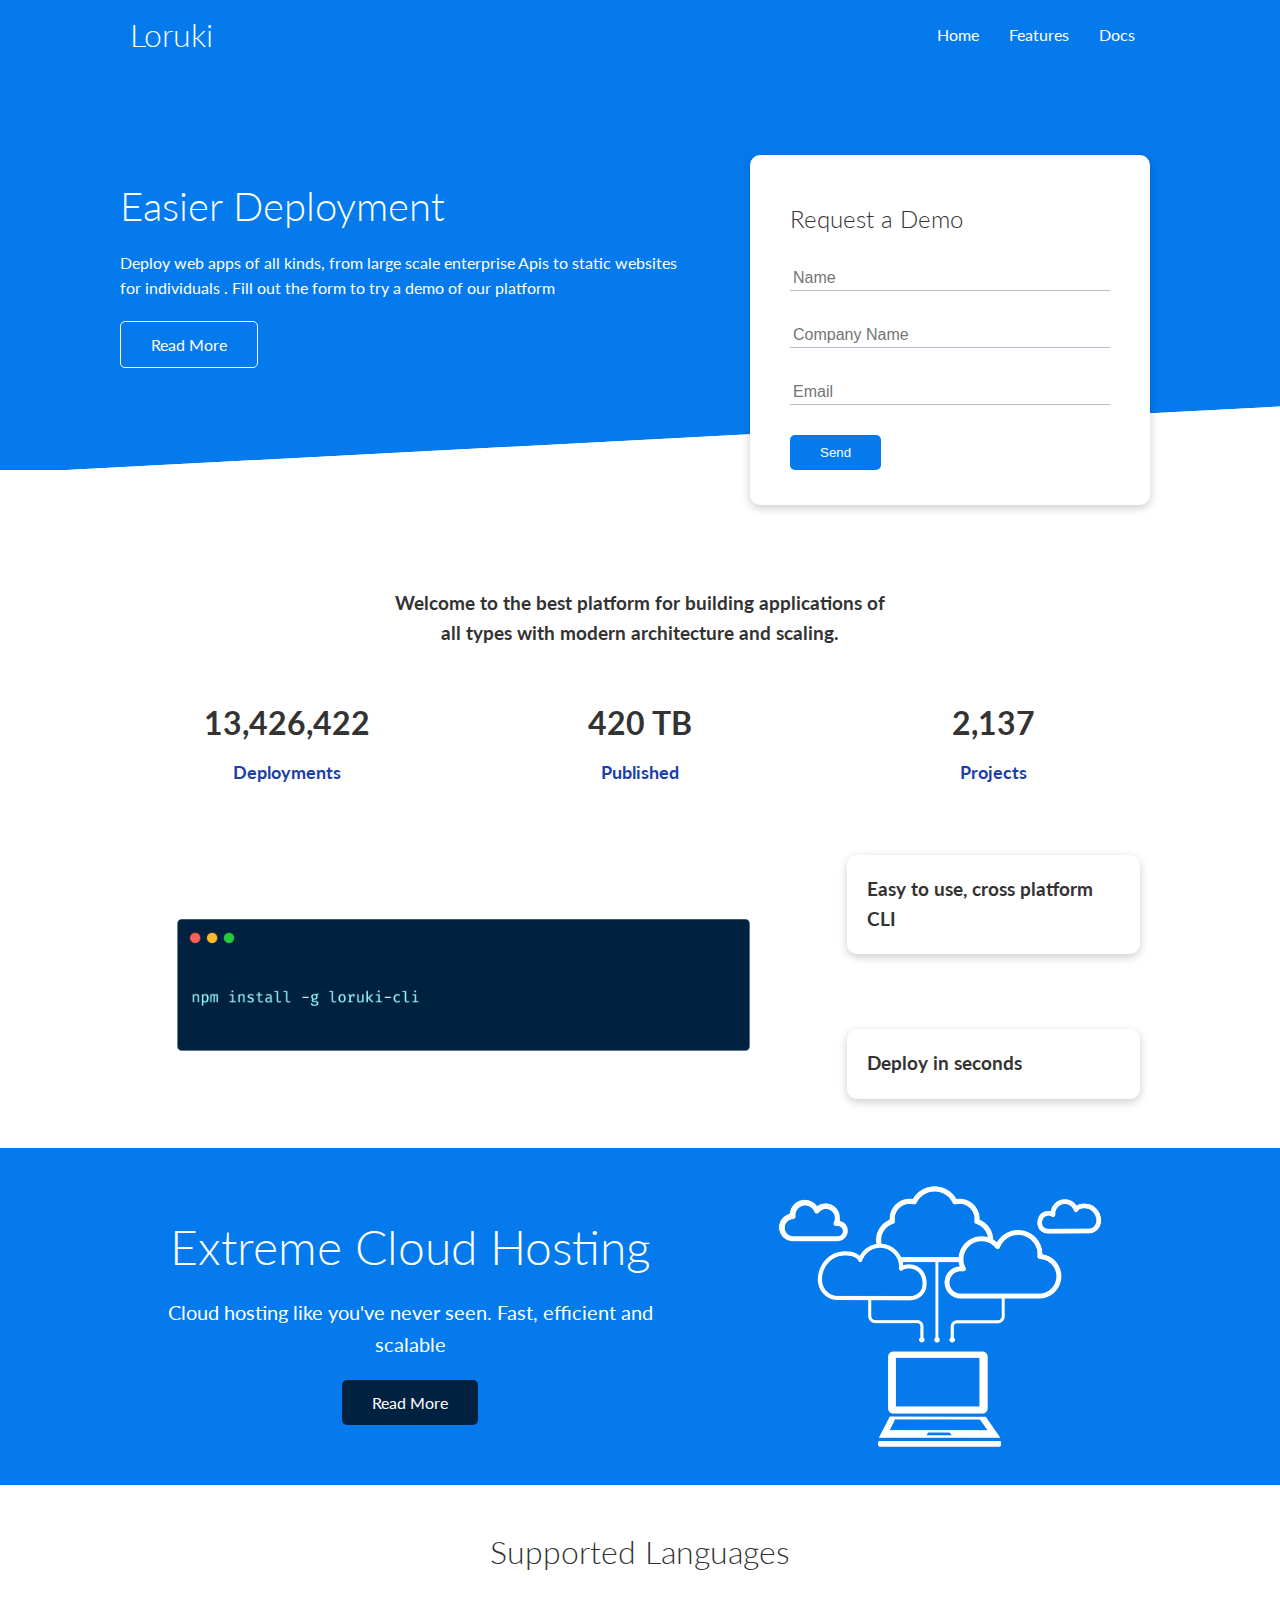
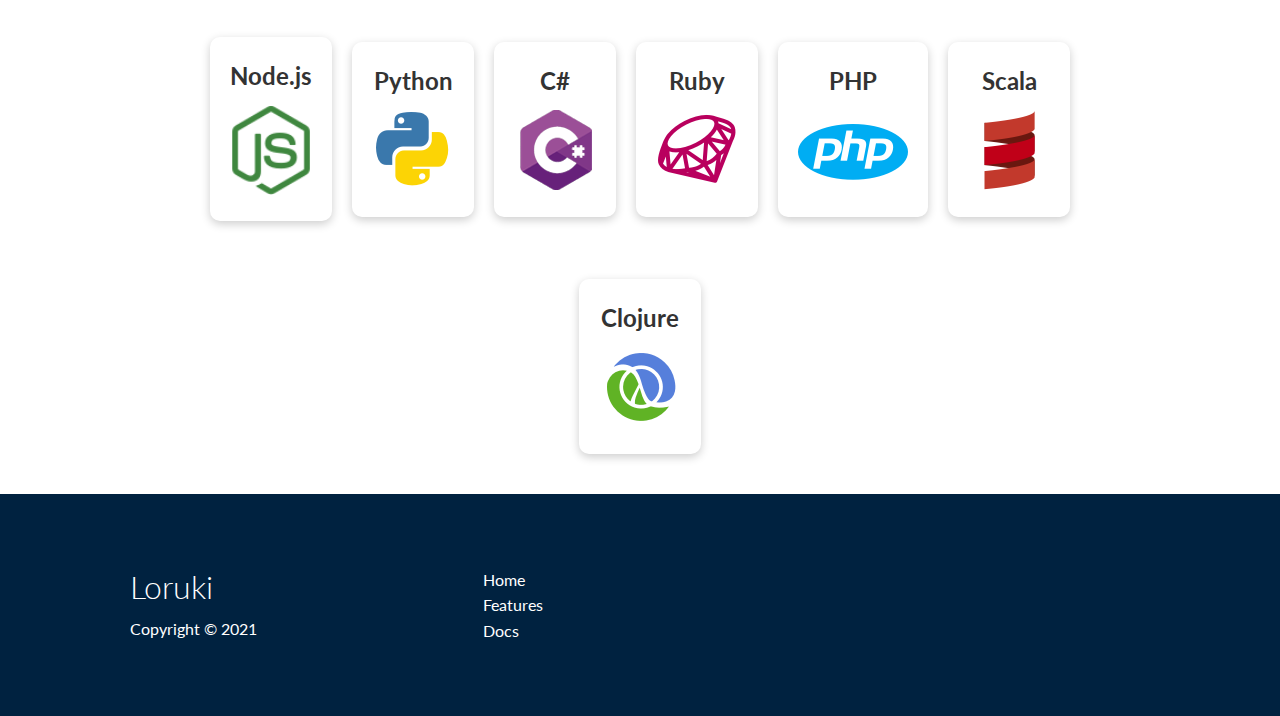
<file: index.html>
<!DOCTYPE html>
<html lang="en">
<head>
    <meta charset="UTF-8">
    <meta http-equiv="X-UA-Compatible" content="IE=edge">
	   <meta name="viewport" content="width=device-width, initial-scale=1.0">
 
    <link rel="stylesheet" href="https://cdnjs.cloudflare.com/ajax/libs/font-awesome/5.15.3/css/all.min.css"
        integrity="sha512-iBBXm8fW90+nuLcSKlbmrPcLa0OT92xO1BIsZ+ywDWZCvqsWgccV3gFoRBv0z+8dLJgyAHIhR35VZc2oM/gI1w=="
        crossorigin="anonymous" />
    <link rel="stylesheet" href="style.css">
    <title>Loruki</title>
</head>
<body>
    
    <!--nav-->
    <div class="navbar">
        <div class="container flex">
             <h1 class="logo">Loruki</h1>
             <nav>
                 <ul>
                    <li><a href="index.html">Home</a></li>
                    <li><a href="features.html">Features</a></li>
                    <li><a href="docs.html">Docs</a></li>
                 </ul>
             </nav>
        </div>
    </div>


    <!--showcase-->
    <section class="showcase">
        <div class="container grid">
            <div class="showcase-text">
                <h1>Easier Deployment</h1>
                <p>Deploy web apps of all kinds, from large scale enterprise

                    Apis to static websites for individuals
                    . Fill out the form to try a demo of our platform</p>
                    <a class="btn btn-outline" href="features.html">Read More</a>
            </div>

            <div class="showcase-form card">
                <h2>Request a Demo</h2>
                <form>
                    <div class="form-control">
                        <input required type="text" name="name" placeholder="Name">
                    </div>
                    <div class="form-control">
                        <input required type="text" name="company" placeholder="Company Name">
                    </div>
                    <div class="form-control">
                        <input required type="email" name="email" placeholder="Email">
                    </div>
                    <input type="submit" value="Send" class="btn btn-primary">
                </form>
            </div>
        </div>
    </section>


    <!--stats-->

    <section class="stats">
        <div class="container">
            <h3 style="margin-top: 1em;margin-bottom: 1em" class="stats-heading text-center">
                Welcome to the best platform for building applications of all
                types with modern architecture and scaling.
            </h3>
            <div class="grid grid-3 text-center my-4">
                <div>
                    <i class="fas fa-server fa-3x"></i>
                    <h3>13,426,422</h3>
                    <p class="text-secondary">Deployments</p>
                </div>
                <div>
                    <i class="fas fa-upload fa-3x"></i>
                    <h3>420 TB</h3>
                    <p class="text-secondary">Published</p>
                </div>
                <div>
                    <i class="fas fa-project-diagram fa-3x"></i>
                    <h3>2,137</h3>
                    <p class="text-secondary">Projects</p>
                </div>
            </div>
        </div>
    </section>


    <!--cli-->

    <section class="cli">
        <div class="container grid">
            <img src="images/cli.png" alt="cli">
            <div class="card">
                <h3>Easy to use, cross platform CLI</h3>
            </div>
            <div class="card">
                <h3>Deploy in seconds</h3>
            </div>

        </div>
    </section>


    <!--cloud-->


    <section class="cloud bg-primary my-2 py-2">
        <div class="container grid">
            <div class="text-center">
                <h2 class="lg">Extreme Cloud Hosting</h2>
                <p class="lead my-1">Cloud hosting like you've never seen. Fast, efficient and scalable</p>
                <a href="features.html" class="btn btn-dark">Read More</a>
            </div>
            <img src="images/cloud.png" alt="cloud">
        </div>
    </section>

    <!--lang-->

    <section class="languages">
        <h2 class="md text-center my-2">
            Supported Languages
        </h2>
        <div class="container flex">
            <div class="card">
                <h4>Node.js</h4>
                <img src="images/logos/node.png">
            </div>
            <div class="card">
                <h4>Python</h4>
                <img src="images/logos/python.png">
            </div>
            <div class="card">
                <h4>C#</h4>
                <img src="images/logos/csharp.png">
            </div>
            <div class="card">
                <h4>Ruby</h4>
                <img src="images/logos/ruby.png">
            </div>
            <div class="card">
                <h4>PHP</h4>
                <img src="images/logos/php.png">
            </div>
            <div class="card">
                <h4>Scala</h4>
                <img src="images/logos/scala.png">
            </div>
            <div class="card">
                <h4>Clojure</h4>
                <img src="images/logos/clojure.png">
            </div>
        </div>
    </section>
    
    <!--footer-->

    <footer class="footer bg-dark py-5">
        <div class="container grid grid-3">
            <div>
                <h1>Loruki</h1>
                <p>Copyright &copy; 2021</p>
            </div>
            <nav>
                <ul>
                    <li><a href="index.html">Home</a></li>
                    <li><a href="features.html">Features</a></li>
                    <li><a href="docs.html">Docs</a></li>
                </ul>
            </nav>
            <div class="social">
                <a href="#"><i class="fab fa-github fa-2x"></i></a>
                <a href="#"><i class="fab fa-facebook fa-2x"></i></a>
                <a href="#"><i class="fab fa-instagram fa-2x"></i></a>
                <a href="#"><i class="fab fa-twitter fa-2x"></i></a>
            </div>
        </div>
    </footer>
    
</body>
</html>
</file>
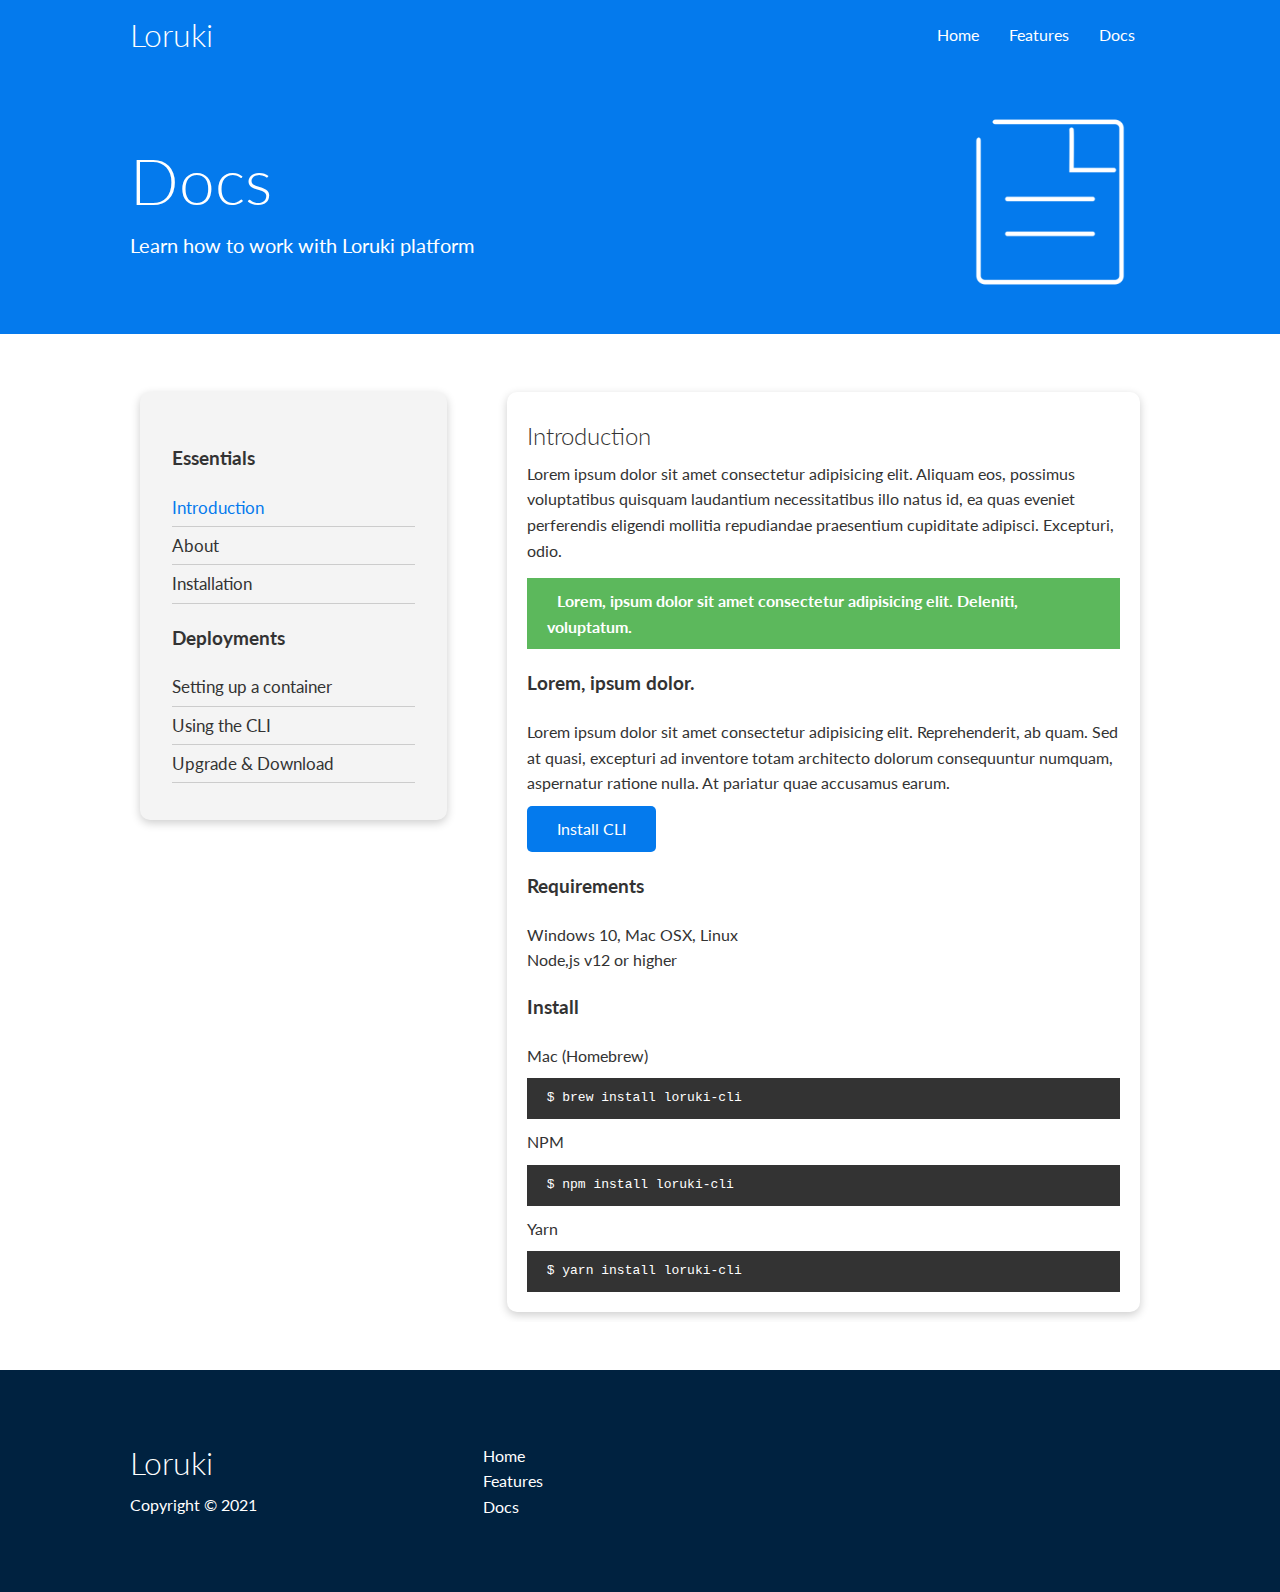
<file: docs.html>
<!DOCTYPE html>
<html lang="en">

<head>
    <meta charset="UTF-8">
    <meta http-equiv="X-UA-Compatible" content="IE=edge">

    <link rel="stylesheet" href="https://cdnjs.cloudflare.com/ajax/libs/font-awesome/5.15.3/css/all.min.css"
        integrity="sha512-iBBXm8fW90+nuLcSKlbmrPcLa0OT92xO1BIsZ+ywDWZCvqsWgccV3gFoRBv0z+8dLJgyAHIhR35VZc2oM/gI1w=="
        crossorigin="anonymous" />
    <link rel="stylesheet" href="style.css">
    <title>Loruki</title>
</head>

<body>

    <!--nav-->
    <div class="navbar">
        <div class="container flex">
            <h1 class="logo">Loruki</h1>
            <nav>
                <ul>
                    <li><a href="index.html">Home</a></li>
                    <li><a href="features.html">Features</a></li>
                    <li><a href="docs.html">Docs</a></li>
                </ul>
            </nav>
        </div>
    </div>

    <!--head-->

    <section class="docs-head bg-primary py-3">
        <div class="container grid">
            <div>
                <h1 class="xl">Docs</h1>
                <p class="lead">
                  Learn how to work with Loruki platform
                </p>
            </div>

            <img src="images/docs.png" alt="">
        </div>
    </section>


    <!--docs main-->
    
    <section class="docs-main my-4">
        <div class="container grid">
            <div class="xdd bg-light card p-3">
                <h3 class="my-2">Essentials</h3>
                <nav>
                    <ul>
                        <li><a class="text-primary" href="#">Introduction</a></li>
                        <li><a href="#">About</a></li>
                        <li><a href="#">Installation</a></li>
                    </ul>
                </nav>
                <h3 class="my-2">Deployments</h3>
                <nav>
                    <ul>
                        <li><a href="#">Setting up a container</a></li>
                        <li><a href="#">Using the CLI</a></li>
                        <li><a href="#">Upgrade & Download</a></li>
                    </ul>
                </nav>
            </div>
            <div class="card">
                <h2>Introduction</h2>
                <p>Lorem ipsum dolor sit amet consectetur adipisicing elit. Aliquam eos, possimus voluptatibus
                     quisquam laudantium necessitatibus illo natus id, ea quas eveniet perferendis eligendi 
                     mollitia repudiandae praesentium cupiditate adipisci. Excepturi, odio.</p>
                     <div class="alert alert-success">
                         <i class="fas fa-info"></i>
                         Lorem, ipsum dolor sit amet consectetur adipisicing elit. Deleniti, voluptatum.
                     </div>
                     <h3>Lorem, ipsum dolor.</h3>
                     <p>Lorem ipsum dolor sit amet consectetur adipisicing elit. Reprehenderit,
                          ab quam. Sed at quasi, excepturi ad inventore totam architecto dolorum consequuntur numquam,
                           aspernatur ratione nulla. At pariatur quae accusamus earum.</p>
                    <a href="#" class="btn btn-primary">Install CLI</a>

                    <h3>Requirements</h3>
                    <ul>
                        <li>Windows 10, Mac OSX, Linux</li>
                        <li>Node,js v12 or higher</li>
                    </ul>

                    <h3>Install</h3>
                    <p>Mac (Homebrew)</p>
                    <pre><code>$ brew install loruki-cli</code></pre>

                    <p>NPM</p>
                    <pre><code>$ npm install loruki-cli</code></pre>

                    <p>Yarn</p>
                    <pre><code>$ yarn install loruki-cli</code></pre>
            </div>
        </div>
    </section>


    <!--footer-->

    <footer class="footer bg-dark py-5">
        <div class="container grid grid-3">
            <div>
                <h1>Loruki</h1>
                <p>Copyright &copy; 2021</p>
            </div>
            <nav>
                <ul>
                    <li><a href="index.html">Home</a></li>
                    <li><a href="features.html">Features</a></li>
                    <li><a href="docs.html">Docs</a></li>
                </ul>
            </nav>
            <div class="social">
                <a href="#"><i class="fab fa-github fa-2x"></i></a>
                <a href="#"><i class="fab fa-facebook fa-2x"></i></a>
                <a href="#"><i class="fab fa-instagram fa-2x"></i></a>
                <a href="#"><i class="fab fa-twitter fa-2x"></i></a>
            </div>
        </div>
    </footer>

</body>

</html>
</file>
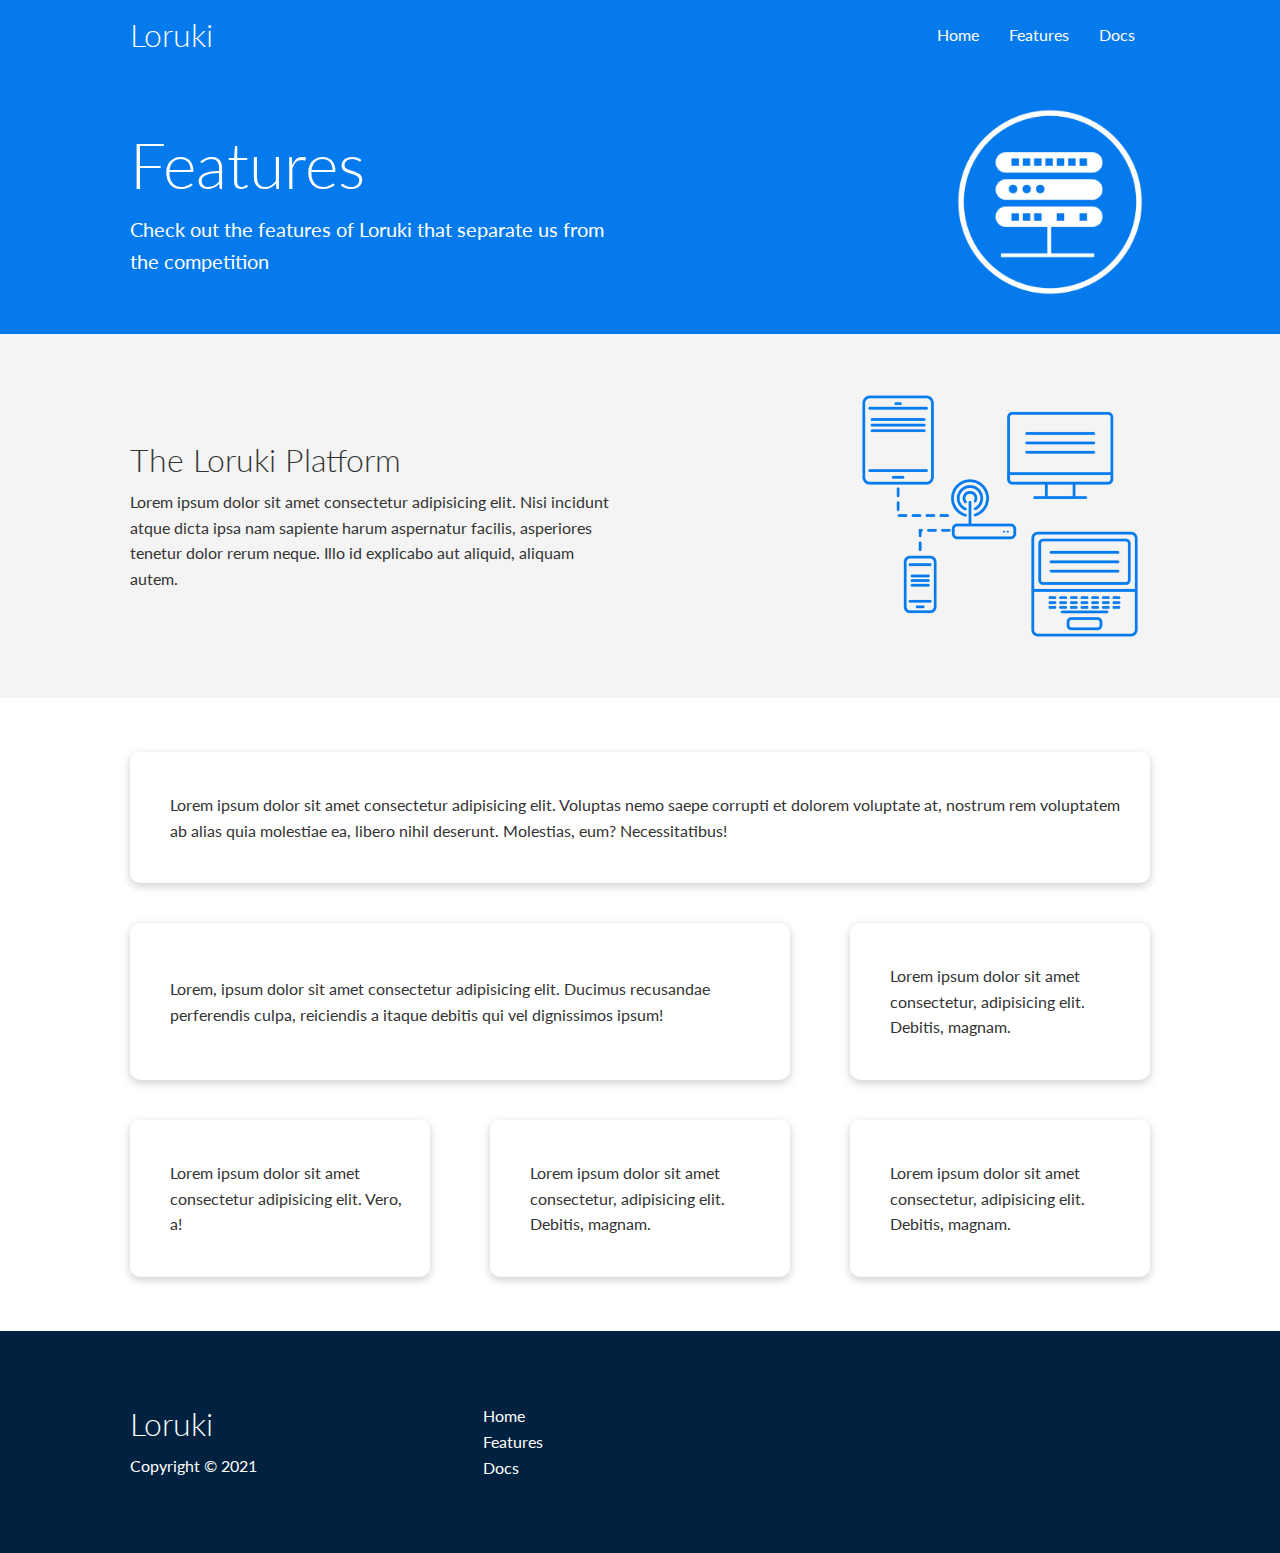
<file: features.html>
<!DOCTYPE html>
<html lang="en">

<head>
    <meta charset="UTF-8">
    <meta http-equiv="X-UA-Compatible" content="IE=edge">

    <link rel="stylesheet" href="https://cdnjs.cloudflare.com/ajax/libs/font-awesome/5.15.3/css/all.min.css"
        integrity="sha512-iBBXm8fW90+nuLcSKlbmrPcLa0OT92xO1BIsZ+ywDWZCvqsWgccV3gFoRBv0z+8dLJgyAHIhR35VZc2oM/gI1w=="
        crossorigin="anonymous" />
    <link rel="stylesheet" href="style.css">
    <title>Loruki</title>
</head>

<body>

    <!--nav-->
    <div class="navbar">
        <div class="container flex">
            <h1 class="logo">Loruki</h1>
            <nav>
                <ul>
                    <li><a href="index.html">Home</a></li>
                    <li><a href="features.html">Features</a></li>
                    <li><a href="docs.html">Docs</a></li>
                </ul>
            </nav>
        </div>
    </div>

  

<!--head-->

    <section class="features-head bg-primary py-3">
    <div class="container grid">
        <div>
            <h1 class="xl">Features</h1>
            <p class="lead">
                Check out the features of Loruki that separate us from the
                competition
            </p>
            </div>

                <img src="images/server.png" alt="">
        </div>
    </section>

    <!--subhead-->
   
    <section class="features-sub-head bg-light py-3">
        <div class="container grid">
            <div>
                <h1 class="md">The Loruki Platform</h1>
                <p>
                  Lorem ipsum dolor sit amet consectetur adipisicing elit. Nisi incidunt atque
                   dicta ipsa nam sapiente harum aspernatur facilis, asperiores tenetur
                    dolor rerum neque. Illo id explicabo aut aliquid, aliquam autem.
                </p>
            </div>
            
            <img src="images/server2.png" alt="">
            </div>
        </div>
    </section>

    <!--features main-->

<section class="features-main my-2">
    <div class="container grid grid-3">
        <div class="card flex">
            <i class="fas fa-server fa-3x"></i>
            <p>Lorem ipsum dolor sit amet consectetur adipisicing elit. Voluptas nemo saepe corrupti et dolorem
                voluptate at, nostrum rem voluptatem ab alias quia molestiae ea, libero nihil deserunt. Molestias, eum?
                Necessitatibus!</p>
        </div>
        <div class="card flex">
            <i class="fas fa-network-wired fa-3x"></i>
            <p>
                Lorem, ipsum dolor sit amet consectetur adipisicing elit. Ducimus
                recusandae perferendis culpa, reiciendis a itaque debitis qui vel
                dignissimos ipsum!
            </p>
        </div>
        <div class="card flex">
            <i class="fas fa-laptop-code fa-3x"></i>
            <p>
                Lorem ipsum dolor sit amet consectetur, adipisicing elit. Debitis,
                magnam.
            </p>
        </div>
        <div class="card flex">
            <i class="fas fa-database fa-3x"></i>
            <p>
                Lorem ipsum dolor sit amet consectetur adipisicing elit. Vero, a!
            </p>
        </div>
        <div class="card flex">
            <i class="fas fa-power-off fa-3x"></i>
            <p>
                Lorem ipsum dolor sit amet consectetur, adipisicing elit. Debitis,
                magnam.
            </p>
        </div>
        <div class="card flex">
            <i class="fas fa-upload fa-3x"></i>
            <p>
                Lorem ipsum dolor sit amet consectetur, adipisicing elit. Debitis,
                magnam.
            </p>
        </div>
    </div>
</section>

    <!--footer-->

    <footer class="footer bg-dark py-5">
        <div class="container grid grid-3">
            <div>
                <h1>Loruki</h1>
                <p>Copyright &copy; 2021</p>
            </div>
            <nav>
                <ul>
                    <li><a href="index.html">Home</a></li>
                    <li><a href="features.html">Features</a></li>
                    <li><a href="docs.html">Docs</a></li>
                </ul>
            </nav>
            <div class="social">
                <a href="#"><i class="fab fa-github fa-2x"></i></a>
                <a href="#"><i class="fab fa-facebook fa-2x"></i></a>
                <a href="#"><i class="fab fa-instagram fa-2x"></i></a>
                <a href="#"><i class="fab fa-twitter fa-2x"></i></a>
            </div>
        </div>
    </footer>

</body>

</html>
</file>
<file: style.css>
@import url("https://fonts.googleapis.com/css2?family=Lato:wght@300&display=swap");

:root {
  --primary-clr: #047aed;
  --secondary-clr: #1c3fa8;
  --dark-clr: #002240;
  --light-clr: #f4f4f4;
  --success-clr: #5cb85c;
  --error-clr: #d9534f;
}

* {
  box-sizing: border-box;
  padding: 0;
  margin: 0;
}

body {
  font-family: "Lato", sans-serif;
  color: #333;
  line-height: 1.6;
  
}

ul {
  list-style-type: none;
}

a {
  text-decoration: none;
  color: #333;
}

h1,
h2 {
  font-weight: 300;
  line-height: 1.2;
  margin: 10px 0;
}

p {
  margin: 10px 0;
}

img {
  width: 100%;
}

code,
pre {
  background: #333;
  color: white;
  padding: 10px;
}

/* nav */

.navbar {
  background-color: var(--primary-clr);
  color: white;
  height: 70px;
}

.navbar ul {
  display: flex;
}

.navbar a {
  color: white;
  padding: 10px;
  margin: 0 5px;
}

.navbar a:hover {
  border-bottom: 2px white solid;
}

.navbar .flex {
  justify-content: space-between;
}

/* showcase */

.showcase {
  height: 400px;
  background-color: var(--primary-clr);
  color: white;
  position: relative;
}

.showcase h1 {
  font-size: 2.5rem;
}

.showcase p {
  margin: 20px 0;
}

.showcase .grid {
  grid-template-columns: 55% 45%;
  gap: 20px;
  overflow: visible;
}

.showcase-form {
  position: relative;
  top: 60px;
  justify-self: flex-end;
  height: 350px;
  width: 400px;
  padding: 40px !important;
  z-index: 100;
  justify-self: flex-end;
  animation: slidInFromRight 1s ease-in;
}

.showcase-form .form-control {
  margin: 30px 0;
}

.showcase-form input[type="text"],
.showcase-form input[type="email"] {
  border: 0;
  border-bottom: 1px solid #b4becb;
  width: 100%;
  padding: 3px;
  font-size: 1rem;
}

.showcase-form input:focus {
  outline: none;
}

.showcase::before,
.showcase::after {
  content: "";
  position: absolute;
  height: 100px;
  bottom: -70px;
  right: 0;
  left: 0;
  background: white;
  transform: skewY(-3deg);
}
.showcase-text {
  animation: slidInFromLeft 1s ease-in;
}

/* stats */

.stats {
  padding-top: 100px;
  animation: slidInFromBottom 1s ease-in;
}

.stats-heading {
  max-width: 500px;
  margin: auto;
}

.stats .grid h3 {
  font-size: 2rem;
}

.stats .grid p {
  font-size: 1.125rem;
  font-weight: bold;
}

/* cli */

.cli .grid {
  grid-template-columns: repeat(3, 1fr);
  grid-template-rows: repeat(2, 1fr);
}

.cli .grid > *:first-child {
  grid-column: 1 / span 2;
  grid-row: 1 / span 2;
}

/* cloud */

.cloud .grid {
  grid-template-columns: 4fr 3fr;
}

/* lang */

.languages .flex {
  flex-wrap: wrap;
}

.languages .card {
  text-align: center;
  margin: 18px 10px 40px;
  transition: transform 0.3s ease-in;
}

.languages .card h4 {
  font-size: 1.5rem;
  margin-bottom: 10px;
}

.languages .card:hover {
  transform: translateY(-15px);
}

/* features */

.features-head img {
  width: 200px;
  justify-self: flex-end;
}

.features-sub-head img {
  width: 300px;
  justify-self: flex-end;
}

/* feat main */

.features-main .card > i {
  margin-right: 20px;
}

.features-main .grid {
  padding: 30px;
}

.features-main .grid > *:first-child {
  grid-column: 1 / span 3;
}

.features-main .grid > *:nth-child(2) {
  grid-column: 1 / span 2;
}

/* docs */
.docs-head img {
  width: 200px;
  justify-self: flex-end;
}

.docs-main .xdd {
  background: #f4f4f4;
}

.docs-main h3 {
  margin: 20px 0;
}

.docs-main .grid {
  grid-template-columns: 1fr 2fr;
  align-items: flex-start;
}

.docs-main nav li {
  font-size: 17px;
  padding-bottom: 5px;
  margin-bottom: 5px;
  border-bottom: 1px #ccc solid;
}

.docs-main a:hover {
  font-weight: bold;
}

/* footer */

.footer .social a {
  margin: 0 10px;
}

/* animation */

@keyframes slidInFromLeft {
  0% {
    transform: translateX(-100%);
  }

  100% {
    transform: translateX(0%);
  }
}

@keyframes slidInFromRight {
  0% {
    transform: translateX(100%);
  }

  100% {
    transform: translateX(0%);
  }
}

@keyframes slidInFromTop {
  0% {
    transform: translateY(-100%);
  }

  100% {
    transform: translateX(0%);
  }
}

@keyframes slidInFromBottom {
  0% {
    transform: translateY(100%);
  }

  100% {
    transform: translateX(0%);
  }
}

/* @@@@@@@@@@@@@@@@@@@@ */

@media (max-width: 875px) {
  .grid,
  .showcase .grid,
  .stats .grid,
  .cli .grid,
  .cloud .grid,
  .features-head .grid,
  .features-main .grid,
  .features-sub-head .grid,
  .docs-head .grid,
  .docs-main .grid {
    grid-template-columns: 1fr;
    grid-template-rows: 1fr;
  }
  .showcase {
    height: auto;
  }

  .showcase-text {
    text-align: center;
    margin-top: 3em;
  }

  .showcase-form {
    justify-self: center;
    margin: auto;
  }

  .cli .grid > *:first-child {
    grid-column: 1;
    grid-row: 1;
  }

  .features-head .grid,
  .features-sub-head .grid,
  .docs-head .grid {
    text-align: center;
  }

  .features-head .grid img,
  .features-sub-head .grid img,
  .docs-head .grid img {
    justify-self: center;
  }

  .features-main .grid > *:first-child,
  .features-main .grid > *:nth-child(2) {
    grid-column: 1;
  }
}

/* util */

.container {
  max-width: 1100px;
  margin: 0 auto;
  overflow: auto;
  padding: 0 2.5em;
}

.btn {
  display: inline-block;
  padding: 10px 30px;
  background: var(--primary-clr);
  color: white;
  border: none;
  border-radius: 5px;
}

.btn-outline {
  background-color: transparent;
  border: 1px #fff solid;
}

.btn:hover {
  transform: scale(0.98);
}

.alert {
  background-color: var(--light-clr);
  padding: 10px 20px;
  font-weight: bold;
  margin: 15px 0;
}

.alert i {
  margin-right: 10px;
}

.alert-success {
  background-color: var(--success-clr);
  color: white;
}

.alert-error {
  background-color: var(--error-clr);
  color: white;
}

.bg-primary,
.btn-primary {
  background-color: var(--primary-clr);
  color: white;
}

.bg-secondary,
.btn-secondary {
  background-color: var(--secondary-clr);
  color: white;
}

.bg-light,
.btn-light {
  background-color: var(--light-clr);
  color: #333;
}

.bg-dark,
.btn-dark {
  background-color: var(--dark-clr);
  color: white;
}

.bg-primary a,
.btn-primary a,
.bg-secondary a,
.btn-secondary a,
.bg-dark a,
.btn-dark a {
  color: white;
}

/*text colors*/

.text-primary {
  color: var(--primary-clr);
}

.text-secondary {
  color: var(--secondary-clr);
}

.text-light {
  color: var(--light-clr);
}

.text-dark {
  color: var(--dark-clr);
}

.text-center {
  text-align: center;
}

.lead {
  font-size: 1.25rem;
}

.sm {
  font-size: 1rem;
}

.md {
  font-size: 2rem;
}

.lg {
  font-size: 3rem;
}

.xl {
  font-size: 4rem;
}

.card {
  background-color: white;
  color: #333;
  border-radius: 10px;
  box-shadow: 0 3px 10px rgba(0, 0, 0, 0.2);
  margin: 10px;
  padding: 20px;
}

.flex {
  display: flex;
  align-items: center;
  justify-content: center;
  height: 100%;
}

.grid {
  display: grid;
  grid-template-columns: repeat(2, 1fr);
  gap: 40px;
  justify-content: center;
  align-items: center;
  height: 100%;
}

.grid-3 {
  grid-template-columns: repeat(3, 1fr);
}

.my-1 {
  margin: 1em 0;
}
.my-2 {
  margin: 1.5em 0;
}
.my-3 {
  margin: 2em 0;
}
.my-4 {
  margin: 3em 0;
}
.my-5 {
  margin: 4em 0;
}

.m-1 {
  margin: 1em;
}
.m-2 {
  margin: 1.5em;
}
.m-3 {
  margin: 2em;
}
.m-4 {
  margin: 3em;
}
.m-5 {
  margin: 4em;
}

.py-1 {
  padding: 1em 0;
}
.py-2 {
  padding: 1.5em 0;
}
.py-3 {
  padding: 2em 0;
}
.py-4 {
  padding: 3em 0;
}
.py-5 {
  padding: 4em 0;
}

.p-1 {
  padding: 1em;
}
.p-2 {
  padding: 1.5em;
}
.p-3 {
  padding: 2em;
}
.p-4 {
  padding: 3em;
}
.p-5 {
  padding: 4em;
}
</file>
